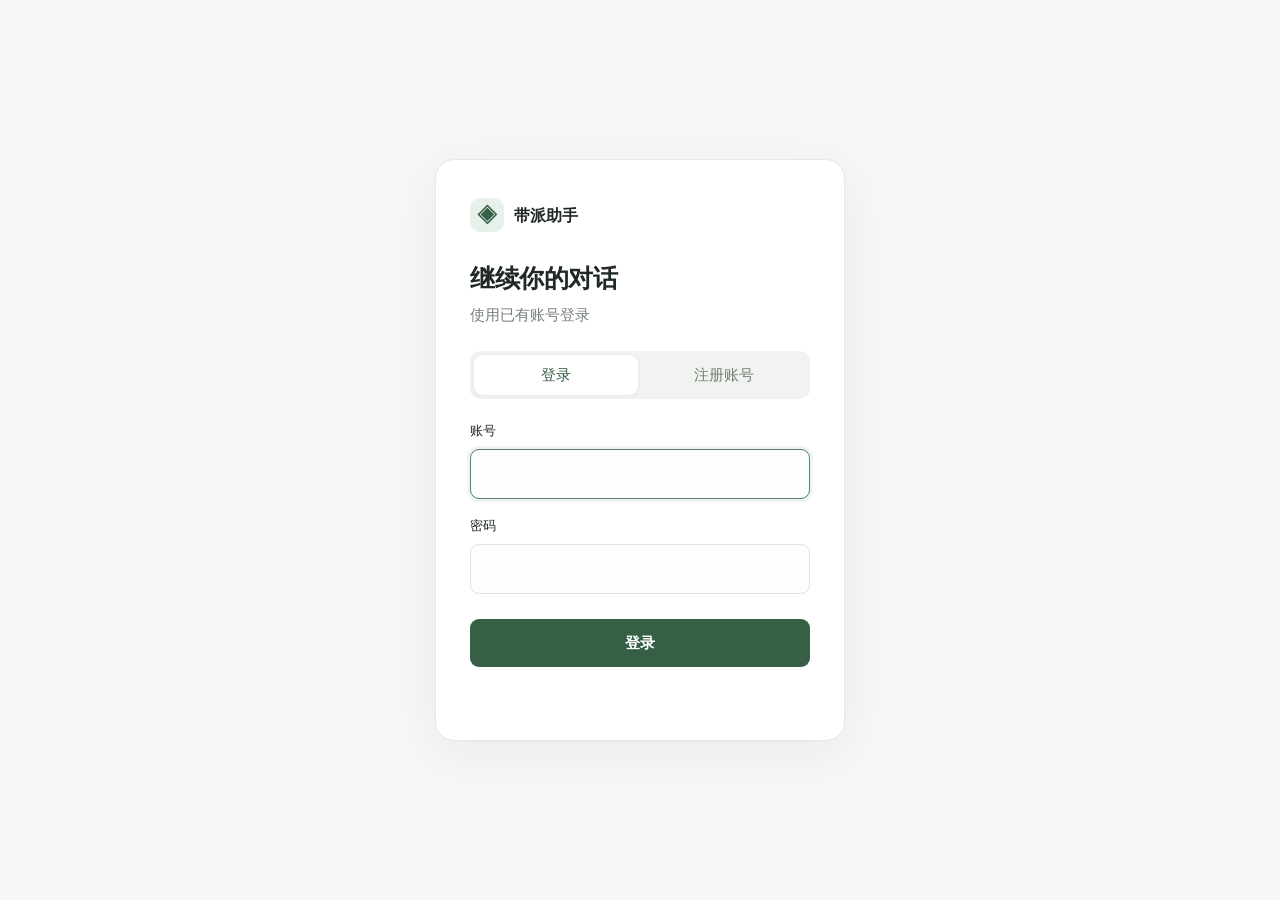
<file: deploy/public_login.html>
<!doctype html>
<html lang="zh-CN"><head><meta charset="utf-8"><meta name="viewport" content="width=device-width,initial-scale=1"><title>登录 · 带派助手</title>
<style>
*{box-sizing:border-box}body{margin:0;min-height:100vh;display:grid;place-items:center;padding:24px;background:#f6f7f6;color:#202923;font:15px/1.6 -apple-system,BlinkMacSystemFont,"Segoe UI","Microsoft YaHei",sans-serif}.card{width:100%;max-width:410px;background:#fff;border:1px solid #e5e9e6;border-radius:20px;padding:38px 34px;box-shadow:0 12px 50px #223c2910}.brand{display:flex;align-items:center;gap:10px;font-size:16px;font-weight:600}.mark{display:grid;place-items:center;width:34px;height:34px;border-radius:10px;background:#e7f0e9;color:#366047;font-size:20px}h1{font-size:25px;line-height:1.3;letter-spacing:-.5px;margin:30px 0 8px}p{margin:0 0 24px;color:#768079}label{display:block;font-size:13px;font-weight:500;margin:17px 0 7px}input{font:inherit;width:100%;padding:12px 13px;border:1px solid #dce2dd;border-radius:9px;outline:none;background:#fcfdfc;transition:border-color .15s}input:focus{border-color:#568365;box-shadow:0 0 0 3px #56836516}button{font:inherit;font-weight:600;width:100%;border:0;border-radius:9px;padding:12px;margin-top:25px;background:#365f46;color:#fff;cursor:pointer}button:hover{background:#2c523b}button:disabled{opacity:.6;cursor:wait}#status{font-size:13px;min-height:21px;color:#a54038;margin-top:14px;overflow-wrap:anywhere}@media(max-width:480px){.card{padding:30px 24px}}
.tabs{display:flex;gap:4px;padding:4px;border-radius:10px;background:#f0f3f0;margin-bottom:22px}.tabs button{margin:0;padding:8px;background:transparent;color:#718076;font-weight:500}.tabs button[aria-selected=true]{color:#365f46;background:#fff;box-shadow:0 1px 4px #173b2210}[hidden]{display:none!important}.help{font-size:12px;color:#768079;margin:9px 0 0}
</style></head><body><main class="card"><div class="brand"><span class="mark" aria-hidden="true">◈</span>带派助手</div><h1 id="heading">继续你的对话</h1><p id="intro">使用已有账号登录</p>
<div class="tabs" role="tablist" aria-label="账号操作"><button id="mode-login" type="button" role="tab" aria-selected="true">登录</button><button id="mode-register" type="button" role="tab" aria-selected="false">注册账号</button></div>
<form id="login"><label for="username">账号</label><input id="username" name="username" autocomplete="username" required autofocus><label for="password">密码</label><input id="password" name="password" type="password" autocomplete="current-password" required><div id="register-fields" hidden><label for="lab-password">实验室口令</label><input id="lab-password" name="lab-password" type="password" autocomplete="off"><p class="help">仅注册时需要；以后用自己的账号密码登录。</p></div><button id="submit" type="submit">登录</button><div id="status" role="status" aria-live="polite"></div></form></main>
<script>
const csrf='__CSRF__',field=id=>document.getElementById(id),form=field('login'),button=field('submit'),status=field('status');
let mode='login',submitting=false;
async function chooseMode(next){
  if(submitting)return;mode=next;const register=mode==='register';status.textContent='';
  field('mode-login').setAttribute('aria-selected',String(!register));field('mode-register').setAttribute('aria-selected',String(register));
  field('heading').textContent=register?'创建你的账号':'继续你的对话';field('intro').textContent=register?'输入实验室口令，加入助手':'使用已有账号登录';
  field('register-fields').hidden=!register;field('lab-password').required=register;field('password').autocomplete=register?'new-password':'current-password';button.textContent=register?'注册并进入':'登录';button.disabled=false;
  if(register){button.disabled=true;try{const response=await fetch('/api/account/registration'),state=await response.json();if(mode!=='register')return;if(!response.ok)throw Error(state.error||'暂时无法注册');button.disabled=!state.configured;if(!state.configured)status.textContent='请先让已有账号的用户登录，在个人账号中设置实验室口令。';}catch(error){if(mode==='register')status.textContent=error.message;}}
}
field('mode-login').onclick=()=>chooseMode('login');field('mode-register').onclick=()=>chooseMode('register');
form.addEventListener('submit',async event=>{
  event.preventDefault();if(button.disabled||submitting)return;submitting=true;button.disabled=true;button.textContent=mode==='register'?'正在注册…':'正在登录…';status.textContent='';
  const data={username:field('username').value,password:field('password').value};if(mode==='register'){data.lab_password=field('lab-password').value;data.allow_storage=true;}
  try{const response=await fetch('/api/account/'+mode,{method:'POST',headers:{'Content-Type':'application/json','X-ATA-Token':csrf},body:JSON.stringify(data)}),result=await response.json();if(!response.ok)throw Error(result.error||'操作未完成，请重试');field('password').value='';field('lab-password').value='';location.replace('/');}
  catch(error){status.textContent=error.message;button.disabled=false;button.textContent=mode==='register'?'注册并进入':'登录';}
  finally{submitting=false;data.password='';data.lab_password='';}
});
</script></body></html>
</file>
